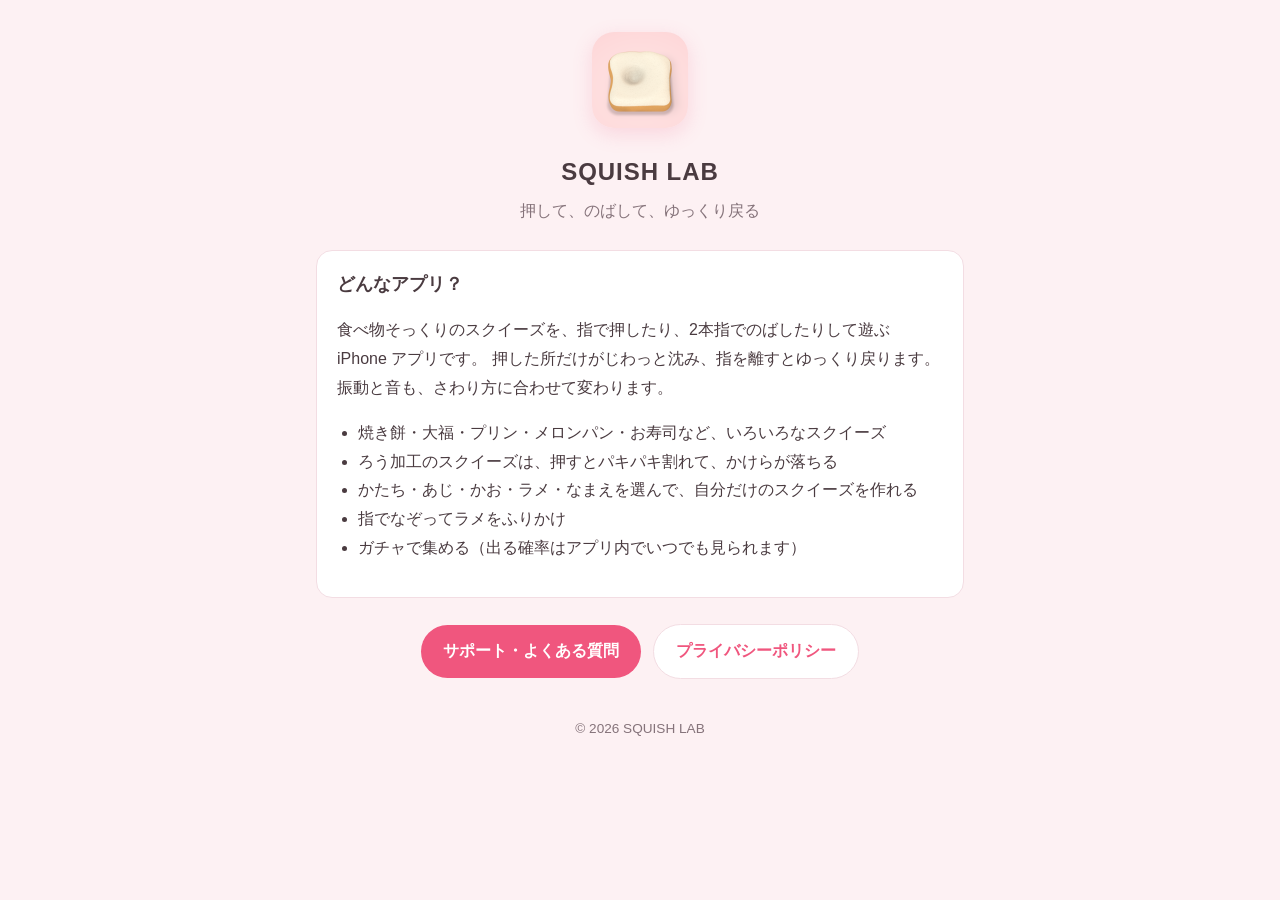
<file: index.html>
<!doctype html>
<html lang="ja">
<head>
<meta charset="utf-8">
<meta name="viewport" content="width=device-width, initial-scale=1">
<title>SQUISH LAB</title>
<meta name="description" content="SQUISH LAB は、食べ物そっくりのスクイーズを指で押して、のばして、ゆっくり戻る感触を楽しむ iPhone アプリです。">
<link rel="icon" href="icon.png">
<link rel="stylesheet" href="style.css">
</head>
<body>
<main>
  <header class="top">
    <img src="icon.png" alt="SQUISH LAB のアイコン">
    <h1>SQUISH LAB</h1>
    <p class="lead">押して、のばして、ゆっくり戻る</p>
  </header>

  <section>
    <h2>どんなアプリ？</h2>
    <p>食べ物そっくりのスクイーズを、指で押したり、2本指でのばしたりして遊ぶ iPhone アプリです。
      押した所だけがじわっと沈み、指を離すとゆっくり戻ります。振動と音も、さわり方に合わせて変わります。</p>
    <ul>
      <li>焼き餅・大福・プリン・メロンパン・お寿司など、いろいろなスクイーズ</li>
      <li>ろう加工のスクイーズは、押すとパキパキ割れて、かけらが落ちる</li>
      <li>かたち・あじ・かお・ラメ・なまえを選んで、自分だけのスクイーズを作れる</li>
      <li>指でなぞってラメをふりかけ</li>
      <li>ガチャで集める（出る確率はアプリ内でいつでも見られます）</li>
    </ul>
  </section>

  <nav class="links">
    <a class="button" href="support.html">サポート・よくある質問</a>
    <a class="button soft" href="privacy.html">プライバシーポリシー</a>
  </nav>

  <footer>© 2026 SQUISH LAB</footer>
</main>
</body>
</html>
</file>
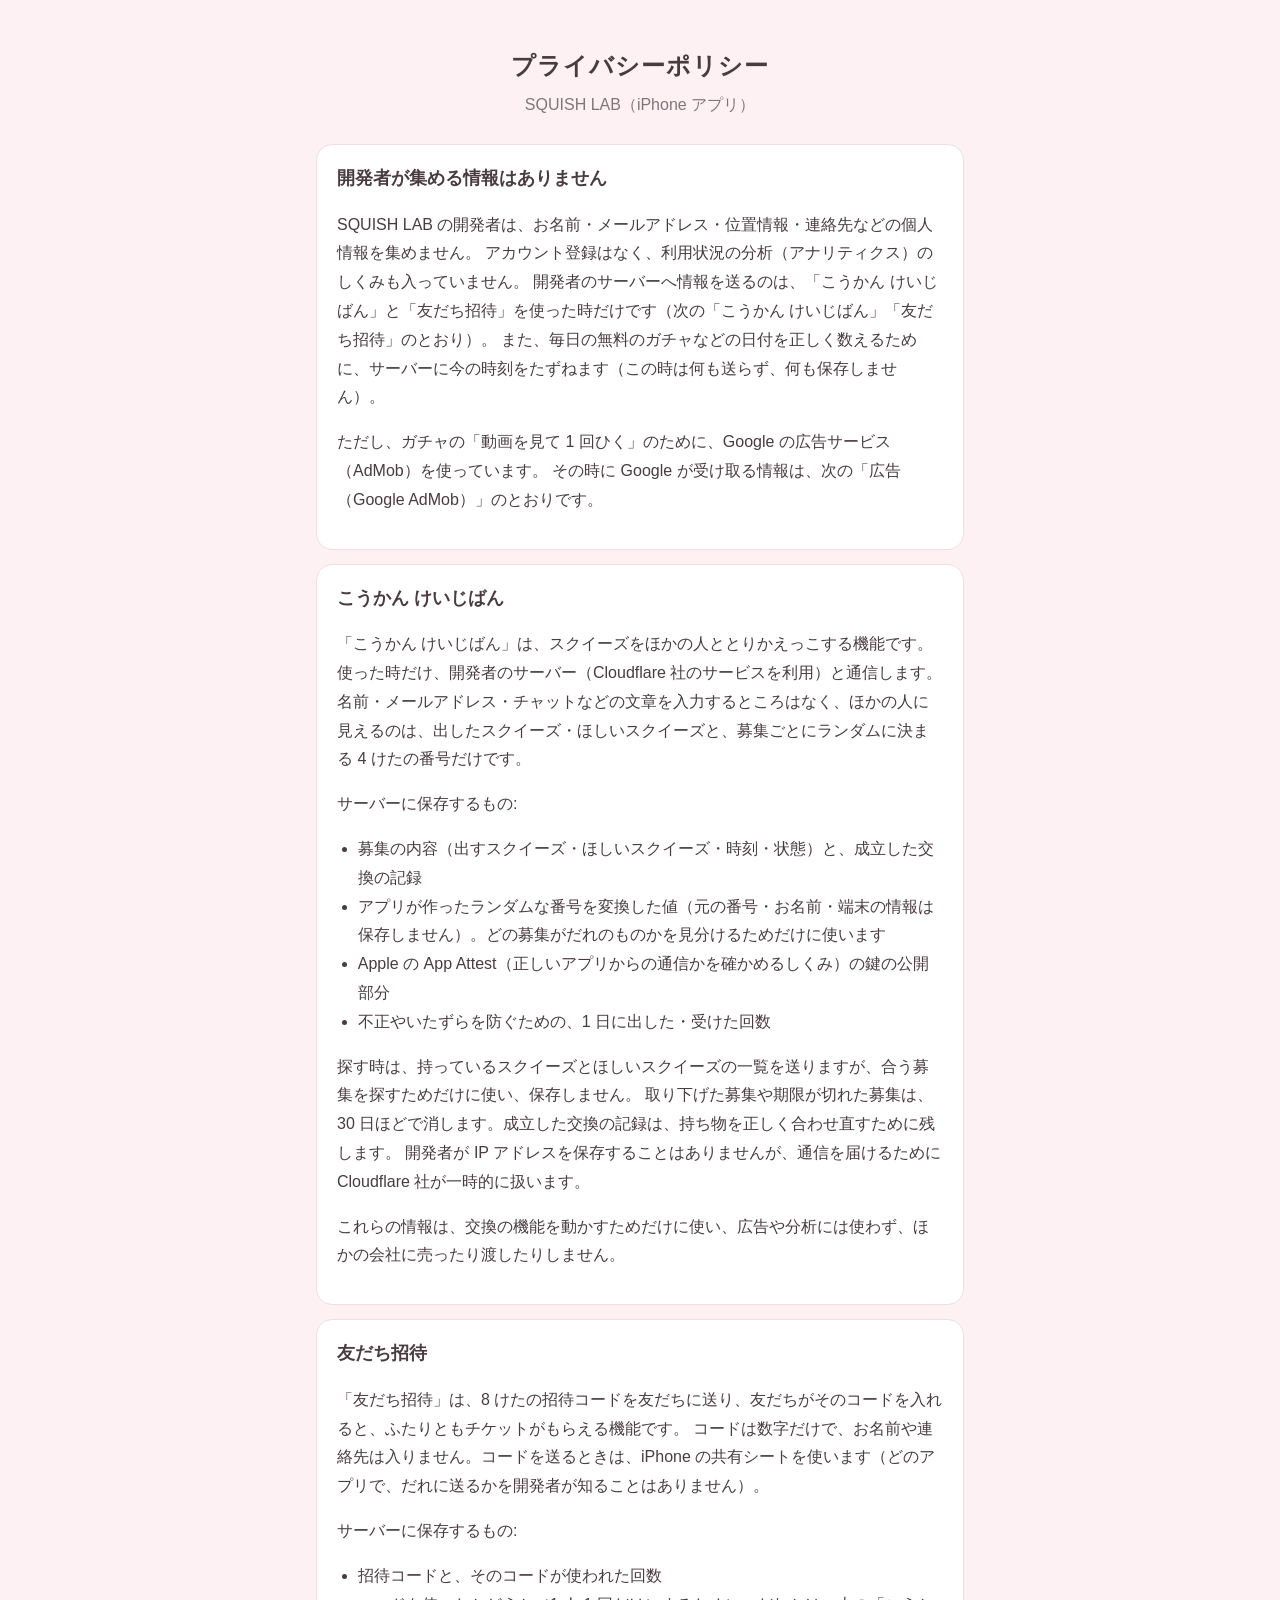
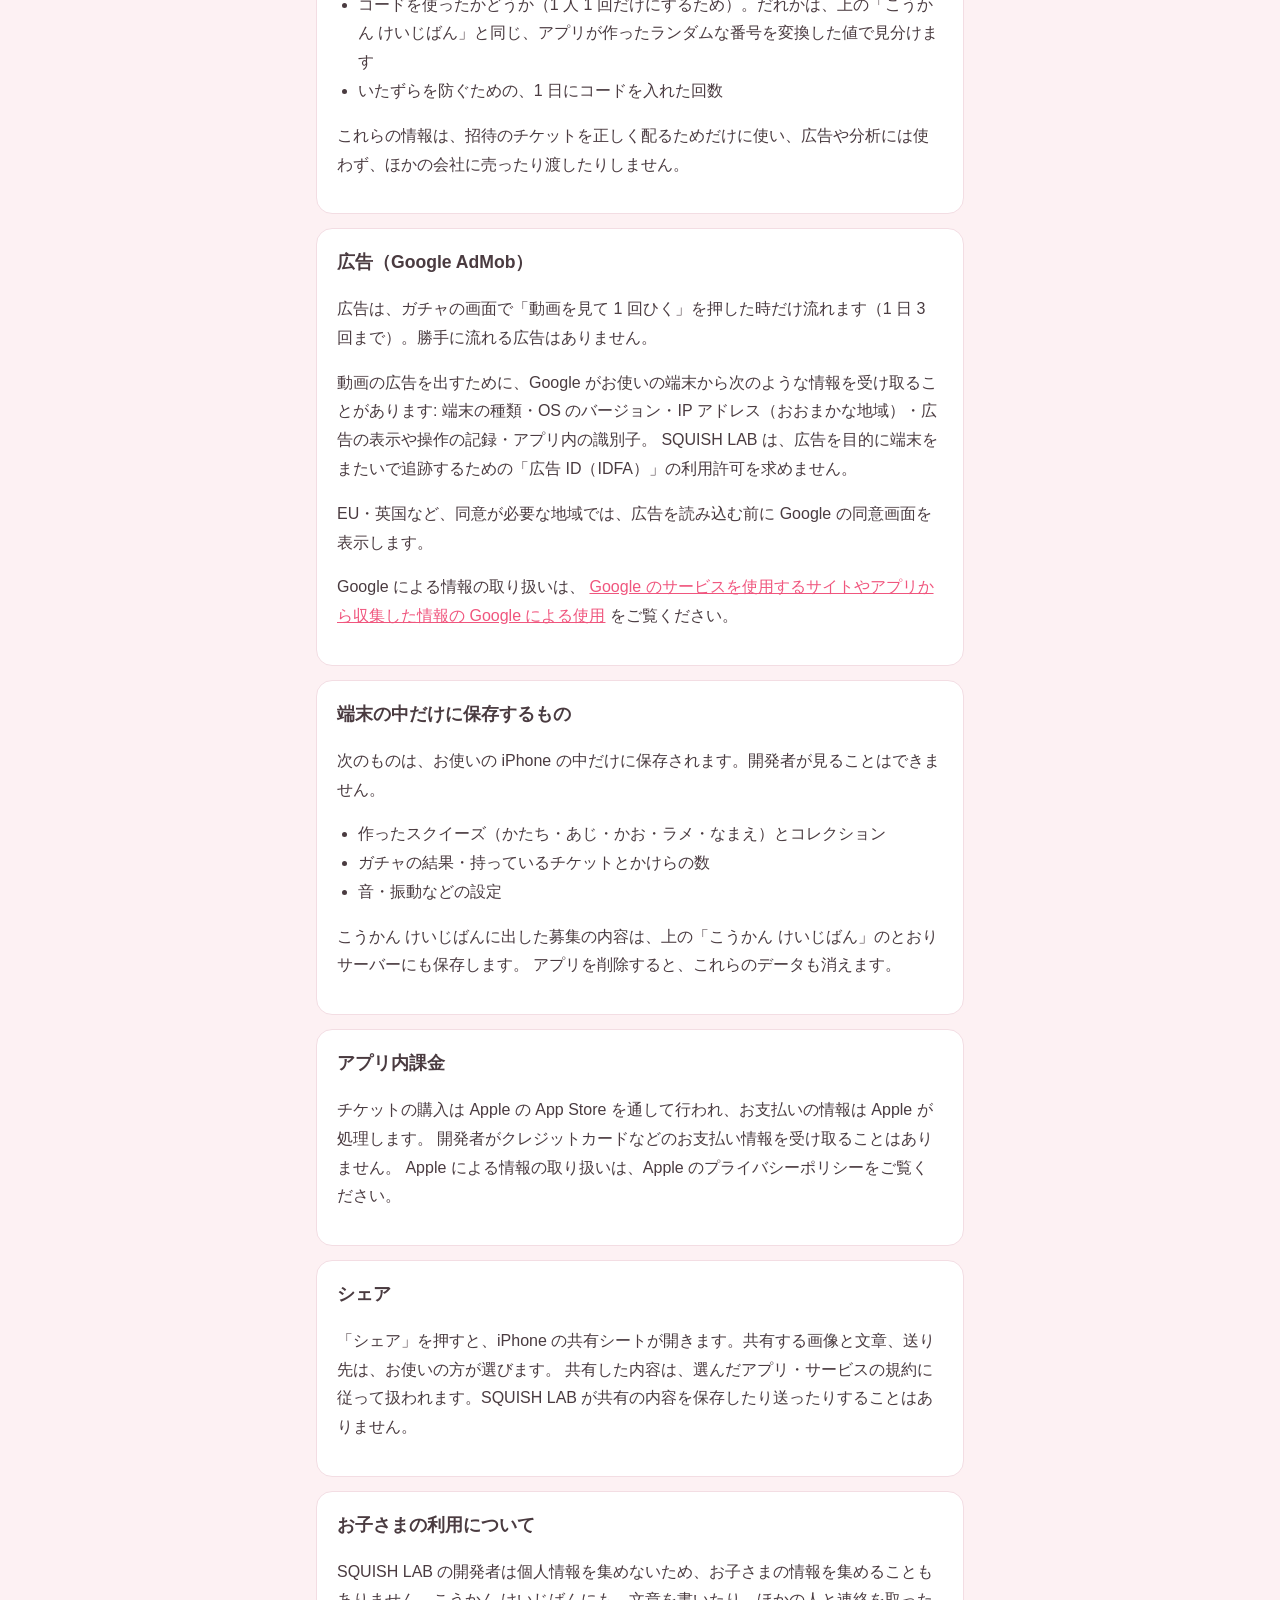
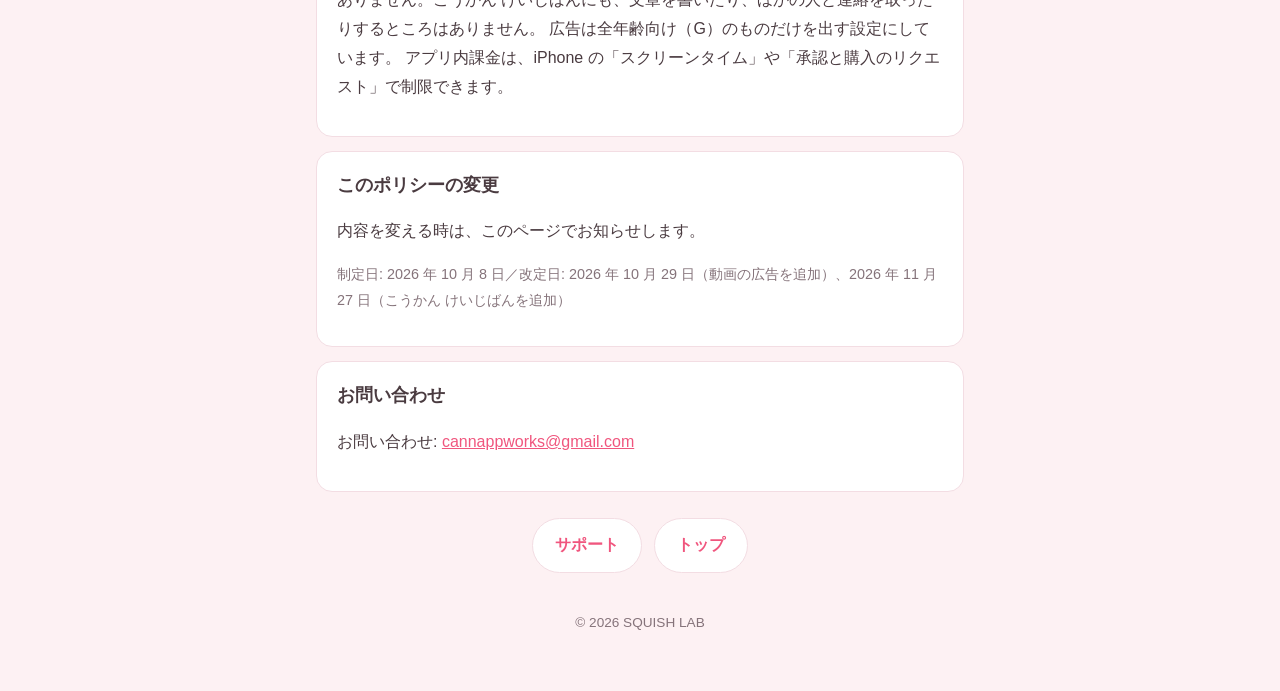
<file: privacy.html>
<!doctype html>
<html lang="ja">
<head>
<meta charset="utf-8">
<meta name="viewport" content="width=device-width, initial-scale=1">
<title>プライバシーポリシー | SQUISH LAB</title>
<link rel="icon" href="icon.png">
<link rel="stylesheet" href="style.css">
</head>
<body>
<main>
  <header class="top">
    <h1>プライバシーポリシー</h1>
    <p class="lead">SQUISH LAB（iPhone アプリ）</p>
  </header>

  <section>
    <h2>開発者が集める情報はありません</h2>
    <p>SQUISH LAB の開発者は、お名前・メールアドレス・位置情報・連絡先などの個人情報を集めません。
      アカウント登録はなく、利用状況の分析（アナリティクス）のしくみも入っていません。
      開発者のサーバーへ情報を送るのは、「こうかん けいじばん」と「友だち招待」を使った時だけです（次の「こうかん けいじばん」「友だち招待」のとおり）。
      また、毎日の無料のガチャなどの日付を正しく数えるために、サーバーに今の時刻をたずねます（この時は何も送らず、何も保存しません）。</p>
    <p>ただし、ガチャの「動画を見て 1 回ひく」のために、Google の広告サービス（AdMob）を使っています。
      その時に Google が受け取る情報は、次の「広告（Google AdMob）」のとおりです。</p>
  </section>

  <section>
    <h2>こうかん けいじばん</h2>
    <p>「こうかん けいじばん」は、スクイーズをほかの人ととりかえっこする機能です。使った時だけ、開発者のサーバー（Cloudflare 社のサービスを利用）と通信します。
      名前・メールアドレス・チャットなどの文章を入力するところはなく、ほかの人に見えるのは、出したスクイーズ・ほしいスクイーズと、募集ごとにランダムに決まる 4 けたの番号だけです。</p>
    <p>サーバーに保存するもの:</p>
    <ul>
      <li>募集の内容（出すスクイーズ・ほしいスクイーズ・時刻・状態）と、成立した交換の記録</li>
      <li>アプリが作ったランダムな番号を変換した値（元の番号・お名前・端末の情報は保存しません）。どの募集がだれのものかを見分けるためだけに使います</li>
      <li>Apple の App Attest（正しいアプリからの通信かを確かめるしくみ）の鍵の公開部分</li>
      <li>不正やいたずらを防ぐための、1 日に出した・受けた回数</li>
    </ul>
    <p>探す時は、持っているスクイーズとほしいスクイーズの一覧を送りますが、合う募集を探すためだけに使い、保存しません。
      取り下げた募集や期限が切れた募集は、30 日ほどで消します。成立した交換の記録は、持ち物を正しく合わせ直すために残します。
      開発者が IP アドレスを保存することはありませんが、通信を届けるために Cloudflare 社が一時的に扱います。</p>
    <p>これらの情報は、交換の機能を動かすためだけに使い、広告や分析には使わず、ほかの会社に売ったり渡したりしません。</p>
  </section>

  <section>
    <h2>友だち招待</h2>
    <p>「友だち招待」は、8 けたの招待コードを友だちに送り、友だちがそのコードを入れると、ふたりともチケットがもらえる機能です。
      コードは数字だけで、お名前や連絡先は入りません。コードを送るときは、iPhone の共有シートを使います（どのアプリで、だれに送るかを開発者が知ることはありません）。</p>
    <p>サーバーに保存するもの:</p>
    <ul>
      <li>招待コードと、そのコードが使われた回数</li>
      <li>コードを使ったかどうか（1 人 1 回だけにするため）。だれかは、上の「こうかん けいじばん」と同じ、アプリが作ったランダムな番号を変換した値で見分けます</li>
      <li>いたずらを防ぐための、1 日にコードを入れた回数</li>
    </ul>
    <p>これらの情報は、招待のチケットを正しく配るためだけに使い、広告や分析には使わず、ほかの会社に売ったり渡したりしません。</p>
  </section>

  <section>
    <h2>広告（Google AdMob）</h2>
    <p>広告は、ガチャの画面で「動画を見て 1 回ひく」を押した時だけ流れます（1 日 3 回まで）。勝手に流れる広告はありません。</p>
    <p>動画の広告を出すために、Google がお使いの端末から次のような情報を受け取ることがあります:
      端末の種類・OS のバージョン・IP アドレス（おおまかな地域）・広告の表示や操作の記録・アプリ内の識別子。
      SQUISH LAB は、広告を目的に端末をまたいで追跡するための「広告 ID（IDFA）」の利用許可を求めません。</p>
    <p>EU・英国など、同意が必要な地域では、広告を読み込む前に Google の同意画面を表示します。</p>
    <p>Google による情報の取り扱いは、
      <a href="https://policies.google.com/technologies/partner-sites?hl=ja">Google のサービスを使用するサイトやアプリから収集した情報の Google による使用</a>
      をご覧ください。</p>
  </section>

  <section>
    <h2>端末の中だけに保存するもの</h2>
    <p>次のものは、お使いの iPhone の中だけに保存されます。開発者が見ることはできません。</p>
    <ul>
      <li>作ったスクイーズ（かたち・あじ・かお・ラメ・なまえ）とコレクション</li>
      <li>ガチャの結果・持っているチケットとかけらの数</li>
      <li>音・振動などの設定</li>
    </ul>
    <p>こうかん けいじばんに出した募集の内容は、上の「こうかん けいじばん」のとおりサーバーにも保存します。
      アプリを削除すると、これらのデータも消えます。</p>
  </section>

  <section>
    <h2>アプリ内課金</h2>
    <p>チケットの購入は Apple の App Store を通して行われ、お支払いの情報は Apple が処理します。
      開発者がクレジットカードなどのお支払い情報を受け取ることはありません。
      Apple による情報の取り扱いは、Apple のプライバシーポリシーをご覧ください。</p>
  </section>

  <section>
    <h2>シェア</h2>
    <p>「シェア」を押すと、iPhone の共有シートが開きます。共有する画像と文章、送り先は、お使いの方が選びます。
      共有した内容は、選んだアプリ・サービスの規約に従って扱われます。SQUISH LAB が共有の内容を保存したり送ったりすることはありません。</p>
  </section>

  <section>
    <h2>お子さまの利用について</h2>
    <p>SQUISH LAB の開発者は個人情報を集めないため、お子さまの情報を集めることもありません。こうかん けいじばんにも、文章を書いたり、ほかの人と連絡を取ったりするところはありません。
      広告は全年齢向け（G）のものだけを出す設定にしています。
      アプリ内課金は、iPhone の「スクリーンタイム」や「承認と購入のリクエスト」で制限できます。</p>
  </section>

  <section>
    <h2>このポリシーの変更</h2>
    <p>内容を変える時は、このページでお知らせします。</p>
    <p class="muted">制定日: 2026 年 10 月 8 日／改定日: 2026 年 10 月 29 日（動画の広告を追加）、2026 年 11 月 27 日（こうかん けいじばんを追加）</p>
  </section>

  <section>
    <h2>お問い合わせ</h2>
    <p>お問い合わせ: <a href="mailto:cannappworks@gmail.com?subject=SQUISH%20LAB">cannappworks@gmail.com</a></p>
  </section>

  <nav class="links">
    <a class="button soft" href="support.html">サポート</a>
    <a class="button soft" href="index.html">トップ</a>
  </nav>
  <footer>© 2026 SQUISH LAB</footer>
</main>
</body>
</html>
</file>
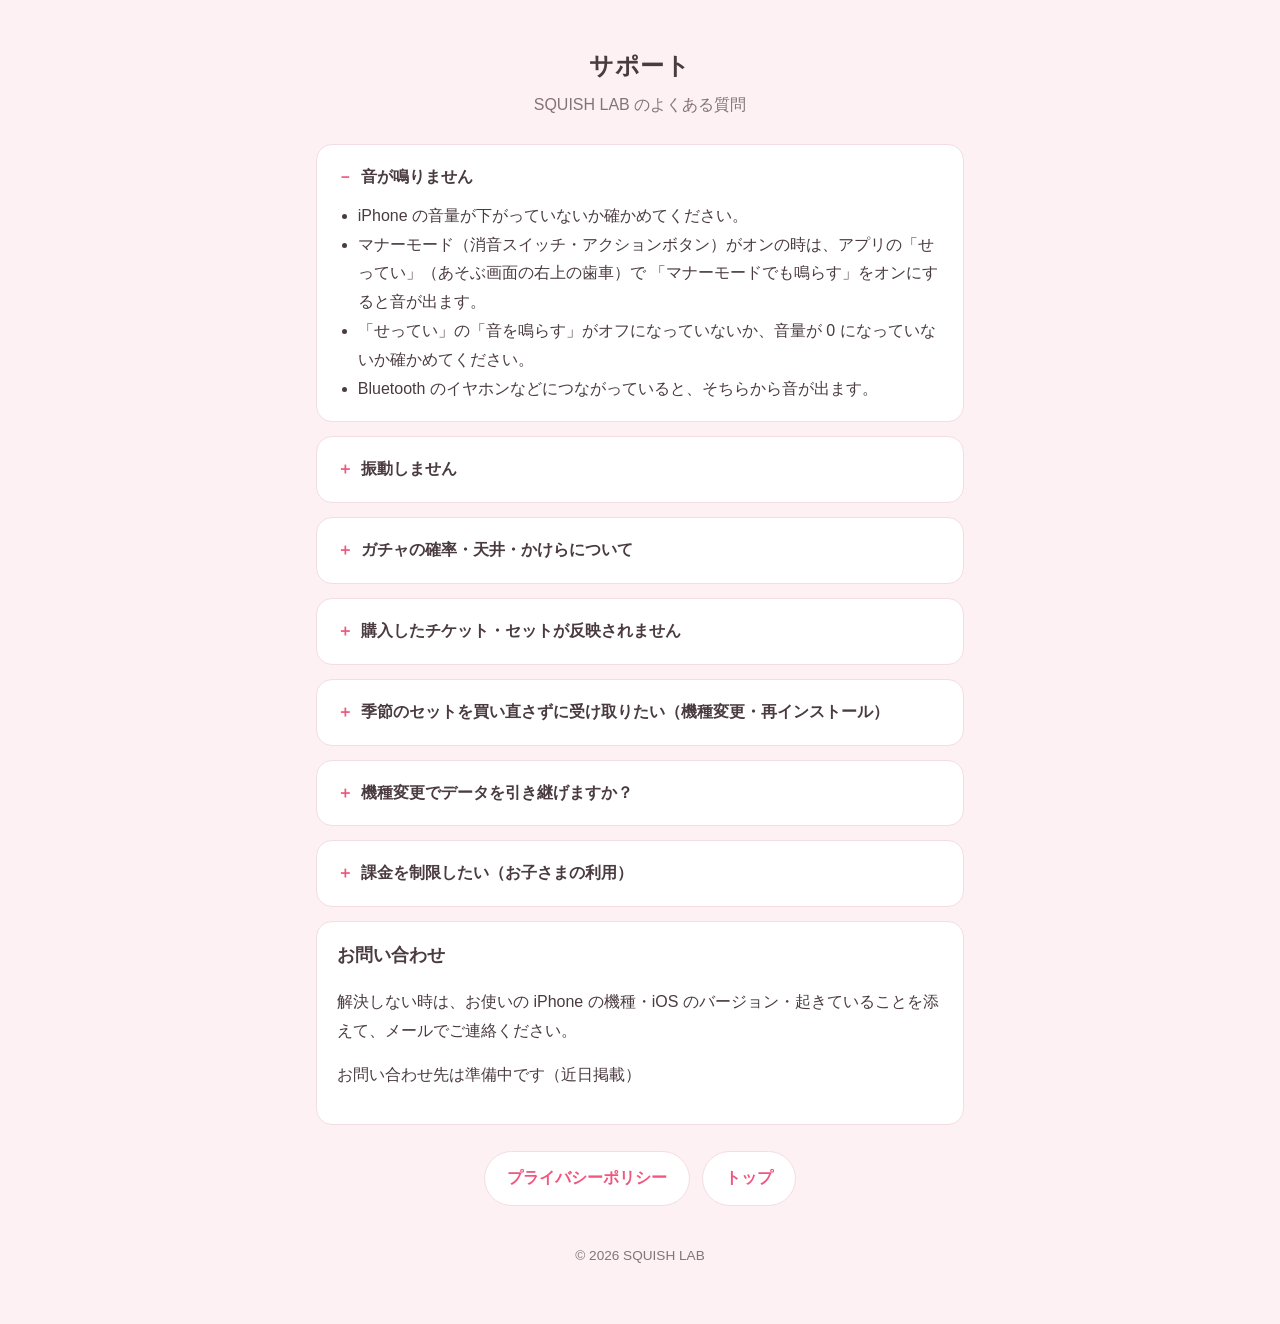
<file: support.html>
<!doctype html>
<html lang="ja">
<head>
<meta charset="utf-8">
<meta name="viewport" content="width=device-width, initial-scale=1">
<title>サポート | SQUISH LAB</title>
<link rel="icon" href="icon.png">
<link rel="stylesheet" href="style.css">
</head>
<body>
<main>
  <header class="top">
    <h1>サポート</h1>
    <p class="lead">SQUISH LAB のよくある質問</p>
  </header>

  <details open>
    <summary>音が鳴りません</summary>
    <ul>
      <li>iPhone の音量が下がっていないか確かめてください。</li>
      <li>マナーモード（消音スイッチ・アクションボタン）がオンの時は、アプリの「せってい」（あそぶ画面の右上の歯車）で
        「マナーモードでも鳴らす」をオンにすると音が出ます。</li>
      <li>「せってい」の「音を鳴らす」がオフになっていないか、音量が 0 になっていないか確かめてください。</li>
      <li>Bluetooth のイヤホンなどにつながっていると、そちらから音が出ます。</li>
    </ul>
  </details>

  <details>
    <summary>振動しません</summary>
    <ul>
      <li>アプリの「せってい」で「振動」がオンになっているか確かめてください。</li>
      <li>iPhone の「設定」→「サウンドと触覚」で「システムの触覚」がオフだと、振動しないことがあります。</li>
      <li>低電力モードの時や、iPhone が熱くなっている時は、振動が弱くなったり止まったりすることがあります。</li>
    </ul>
  </details>

  <details>
    <summary>ガチャの確率・天井・かけらについて</summary>
    <p>ガチャ画面の「出る確率を見る」で、いつでも確認できます。</p>
    <table>
      <tr><th>種類</th><th>確率</th></tr>
      <tr><td>今週の目玉（季節限定）</td><td>3%</td></tr>
      <tr><td>レア</td><td>20%（全部で）</td></tr>
      <tr><td>ノーマル</td><td>77%（全部で）</td></tr>
    </table>
    <ul>
      <li><b>天井:</b> 目玉が出ないまま 50 回目になると、50 回目は必ず目玉が出ます。</li>
      <li><b>かけら:</b> もう持っているものが出ると「かけら」になります（ノーマル 1・レア 5・目玉 20）。
        かけらは好きなスクイーズと交換できます（ノーマル 10・レア 40・目玉 150）。</li>
      <li><b>無料の 1 回:</b> 1 日 1 回、無料で引けます（毎日 0 時にもどります）。</li>
      <li><b>チケットの有効期限:</b> ありません。買ったチケットはいつでも使えます。</li>
      <li>「まとめて 11 回」はチケット 11 枚を使います。</li>
    </ul>
  </details>

  <details>
    <summary>購入したチケット・セットが反映されません</summary>
    <ul>
      <li>アプリを一度終了して（ホーム画面で上にスワイプして閉じて）、もう一度開いてください。
        購入が完了していれば、起動した時にチケットが届きます。</li>
      <li>通信が不安定な場所では、反映まで少し時間がかかることがあります。</li>
      <li>それでも届かない時は、購入日時と、Apple から届く領収書メールの「注文 ID」を添えてお問い合わせください。</li>
    </ul>
    <p class="muted">チケットと「はじめてパック」は使うとなくなる「消耗型」のアイテムのため、「購入を復元」の対象にはなりません。</p>
  </details>

  <details>
    <summary>季節のセットを買い直さずに受け取りたい（機種変更・再インストール）</summary>
    <p>季節のセット（「秋のおやつセット」など）は、一度買えば何度でも受け取れる「非消耗型」のアイテムです。
      ガチャ画面の「チケットを買う」→ ショップのいちばん下にある「購入を復元」を押すと、同じ Apple アカウントで買ったセットが届きます。</p>
  </details>

  <details>
    <summary>機種変更でデータを引き継げますか？</summary>
    <p>ごめんなさい、引き継ぎはできません（季節のセットだけは「購入を復元」で受け取れます）。作ったスクイーズ・コレクション・チケット・かけらは、
      アカウントなしで遊べるように、その iPhone の中だけに保存しています。
      アプリを削除したり、別の iPhone に変えたりすると、データは元に戻せません。</p>
  </details>

  <details>
    <summary>課金を制限したい（お子さまの利用）</summary>
    <p>iPhone の「設定」→「スクリーンタイム」→「コンテンツとプライバシーの制限」で、App 内課金を「許可しない」にできます。
      ファミリー共有の「承認と購入のリクエスト」も使えます。</p>
  </details>

  <section>
    <h2>お問い合わせ</h2>
    <p>解決しない時は、お使いの iPhone の機種・iOS のバージョン・起きていることを添えて、メールでご連絡ください。</p>
    <p>お問い合わせ先は準備中です（近日掲載）</p><!-- TODO: サポートのメールアドレスが決まったら mailto リンクに置き換える -->
  </section>

  <nav class="links">
    <a class="button soft" href="privacy.html">プライバシーポリシー</a>
    <a class="button soft" href="index.html">トップ</a>
  </nav>
  <footer>© 2026 SQUISH LAB</footer>
</main>
</body>
</html>
</file>
<file: style.css>
/* SQUISH LAB — サポートページ共通（アプリと同じやさしいピンク） */
:root {
  --bg: #fdf1f3;
  --card: #ffffff;
  --ink: #4a3b40;
  --sub: #85737a;
  --accent: #f0567e;
  --line: #f3dde3;
}
@media (prefers-color-scheme: dark) {
  :root { --bg: #241b1e; --card: #30252a; --ink: #f6eaee; --sub: #c4b1b8; --accent: #ff7a9c; --line: #43343a; }
}
* { box-sizing: border-box; }
html { -webkit-text-size-adjust: 100%; }
body {
  margin: 0; background: var(--bg); color: var(--ink);
  font-family: -apple-system, BlinkMacSystemFont, "Hiragino Sans", "Hiragino Kaku Gothic ProN", "Noto Sans JP", sans-serif;
  line-height: 1.8; font-size: 16px;
}
main { max-width: 680px; margin: 0 auto; padding: 32px 16px 56px; }
header.top { text-align: center; margin-bottom: 24px; }
header.top img { width: 96px; height: 96px; border-radius: 22px; box-shadow: 0 6px 20px rgba(240, 86, 126, .18); }
h1 { font-size: 1.5rem; margin: 12px 0 4px; letter-spacing: .04em; }
h2 { font-size: 1.1rem; margin: 0 0 8px; }
.lead { color: var(--sub); margin: 0; }
section, details { background: var(--card); border: 1px solid var(--line); border-radius: 16px; padding: 18px 20px; margin: 14px 0; }
details summary { cursor: pointer; font-weight: 600; list-style: none; }
details summary::-webkit-details-marker { display: none; }
details summary::before { content: "＋"; color: var(--accent); margin-right: 8px; }
details[open] summary::before { content: "－"; }
details p, details ul { margin: 10px 0 0; }
ul { padding-left: 1.3em; }
a { color: var(--accent); }
.button { display: inline-block; background: var(--accent); color: #fff; text-decoration: none; font-weight: 600; padding: 12px 22px; border-radius: 999px; margin: 6px 4px; }
.button.soft { background: var(--card); color: var(--accent); border: 1px solid var(--line); }
nav.links { text-align: center; margin-top: 20px; }
footer { text-align: center; color: var(--sub); font-size: .85rem; margin-top: 32px; }
table { border-collapse: collapse; width: 100%; font-size: .95rem; }
td, th { border-bottom: 1px solid var(--line); padding: 6px 4px; text-align: left; }
.muted { color: var(--sub); font-size: .9rem; }
</file>
